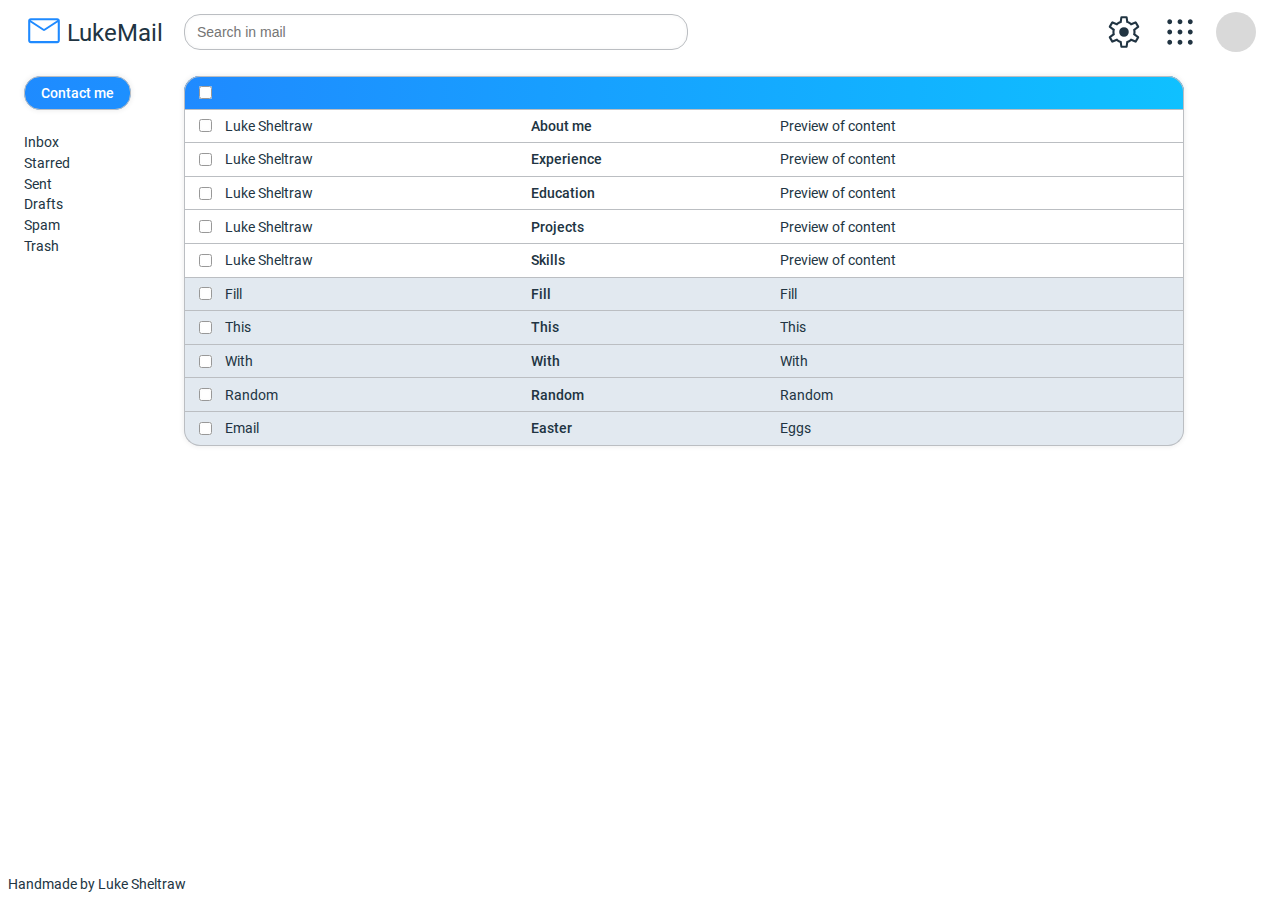
<file: index.html>
<!DOCTYPE html>
<html lang="en">
<head>
  <meta charset="UTF-8">
  <meta name="viewport" content="width=device-width, initial-scale=1.0">
  <meta name="description" content="Luke Sheltraw's portfolio website">
  <meta name="author" content="Luke Sheltraw">
  <meta name="keywords" content="Luke Sheltraw, portfolio, resume">
  <link rel="icon" href="assets/images/favicon.ico">
  <link rel="stylesheet" href="styles/main.css" media="screen" type="text/css">
  <link rel="stylesheet" href="styles/index.css" media="screen" type="text/css">
  <title>Inbox | Luke Sheltraw</title>
</head>
<body>
  <header class="header__wrapper">
    <a href="#menu-open" aria-label="Open menu" title="Open menu" class="header__menuButton"></a>
    <h1 class="header__logo">
      <a href="index.html">
        <img src="/assets/images/logo_icon.svg" alt="Mail logo" width="50" height="50">
        LukeMail
      </a>
    </h1>
    <div class="header__search">
      <input
        type="search"
        placeholder="Search in mail" 
        maxlength="150"
        name="search"
        id="search"
        autocomplete="off"
        aria-autocomplete="inline"
        class="search__input"
      >
      <label for="search" aria-label="Search">
        <img src="/assets/images/search_icon.svg" alt="Search icon" width="50" height="50">
      </label>
    </div>
    <img
      src="/assets/images/settings_icon.svg"
      alt="Fake settings icon"
      width="40"
      height="40"
      draggable="false"
      class="header__icon"
    >
    <img
      src="/assets/images/apps_menu_icon.svg"
      alt="Fake menu icon"
      width="40"
      height="40"
      draggable="false"
      class="header__icon"
    >
    <svg width="40" height="40" xmlns="http://www.w3.org/2000/svg" class="header__icon">
      <circle cx="20" cy="20" r="20" fill="#D9D9D9" />
    </svg>
  </header>
  <div class="main__row">
    <aside class="main__left" id="menu-open">
      <a href="#" aria-label="Close menu" title="Close menu" class="header__menuButton" id="close-menu-button"></a>
      <nav>
        <ul class="nav__list">
          <li><a href="contact.html" class="nav__contactButton gradient-bg">Contact me</a></li>
          <li><a href="index.html">Inbox</a></li>
          <li><a href="#">Starred</a></li>
          <li><a href="#">Sent</a></li>
          <li><a href="#">Drafts</a></li>
          <li><a href="https://www.spam.com/recipes/spam-fries" target="_blank">Spam</a></li>
          <li><a href="https://www.youtube.com/watch?v=dQw4w9WgXcQ" target="_blank">Trash</a></li>
        </ul>
      </nav>
      <svg width="40" height="40" xmlns="http://www.w3.org/2000/svg" class="header__icon">
        <circle cx="20" cy="20" r="20" fill="#D9D9D9" />
      </svg>
      <img
        src="/assets/images/settings_icon.svg"
        alt="Fake settings icon"
        width="40"
        height="40"
        draggable="false"
        class="header__icon"
      >
      <footer class="footer__wrapper">
        <p class="footer__text">Handmade by <wbr>Luke Sheltraw</p>
      </footer>
    </aside>
    <main class="main__right">
      <table class="emailList__wrapper">
        <thead>
          <tr class="emailList__header gradient-bg">
            <th class="email__checkbox"><input type="checkbox" aria-label="Select all" id="select_all" name="select_all"></th>
            <th colspan="3"></th>
          </tr>
        </thead>
        <tbody>
          <tr class="email__wrapper email__wrapper__unread">
            <td class="email__checkbox"><input type="checkbox" aria-labelledby="about_me_title" id="about_me_check"></td>
            <td>Luke Sheltraw</td>
            <td class="email__title"><a href="about.html" id="about_me_title">About me</a></td>
            <td>Preview of content</td>
          </tr>
          <tr class="email__wrapper email__wrapper__unread">
            <td class="email__checkbox"><input type="checkbox" aria-labelledby="experience_title" id="experience_check"></td>
            <td>Luke Sheltraw</td>
            <td class="email__title"><a href="experience.html" id="experience_title">Experience</a></td>
            <td>Preview of content</td>
          </tr>
          <tr class="email__wrapper email__wrapper__unread">
            <td class="email__checkbox"><input type="checkbox" aria-labelledby="education_title" id="education_check"></td>
            <td>Luke Sheltraw</td>
            <td class="email__title"><a href="education.html" id="education_title">Education</a></td>
            <td>Preview of content</td>
          </tr>
          <tr class="email__wrapper email__wrapper__unread">
            <td class="email__checkbox"><input type="checkbox" aria-labelledby="projects_title" id="projects_check"></td>
            <td>Luke Sheltraw</td>
            <td class="email__title"><a href="projects.html" id="projects_title">Projects</a></td>
            <td>Preview of content</td>
          </tr>
          <tr class="email__wrapper email__wrapper__unread">
            <td class="email__checkbox"><input type="checkbox" aria-labelledby="skills_title" id="skills_check"></td>
            <td>Luke Sheltraw</td>
            <td class="email__title"><a href="skills.html" id="skills_title">Skills</a></td>
            <td>Preview of content</td>
          </tr>
          <tr class="email__wrapper email__wrapper__read">
            <td class="email__checkbox"><input type="checkbox" name="ignored_checkbox_1" aria-hidden="true"></td>
            <td>Fill</td>
            <td class="email__title">Fill</td>
            <td>Fill</td>
          </tr>
          <tr class="email__wrapper email__wrapper__read">
            <td class="email__checkbox"><input type="checkbox" name="ignored_checkbox_2" aria-hidden="true"></td>
            <td>This</td>
            <td class="email__title">This</td>
            <td>This</td>
          </tr>
          <tr class="email__wrapper email__wrapper__read">
            <td class="email__checkbox"><input type="checkbox" name="ignored_checkbox_3" aria-hidden="true"></td>
            <td>With</td>
            <td class="email__title">With</td>
            <td>With</td>
          </tr>
          <tr class="email__wrapper email__wrapper__read">
            <td class="email__checkbox"><input type="checkbox" name="ignored_checkbox_4" aria-hidden="true"></td>
            <td>Random</td>
            <td class="email__title">Random</td>
            <td>Random</td>
          </tr>
          <tr class="email__wrapper email__wrapper__read">
            <td class="email__checkbox"><input type="checkbox" name="ignored_checkbox_5" aria-hidden="true"></td>
            <td>Email</td>
            <td class="email__title">Easter</td>
            <td>Eggs</td>
          </tr>
        </tbody>
      </table>
    </main>
  </div>
</body>
</html>
</file>
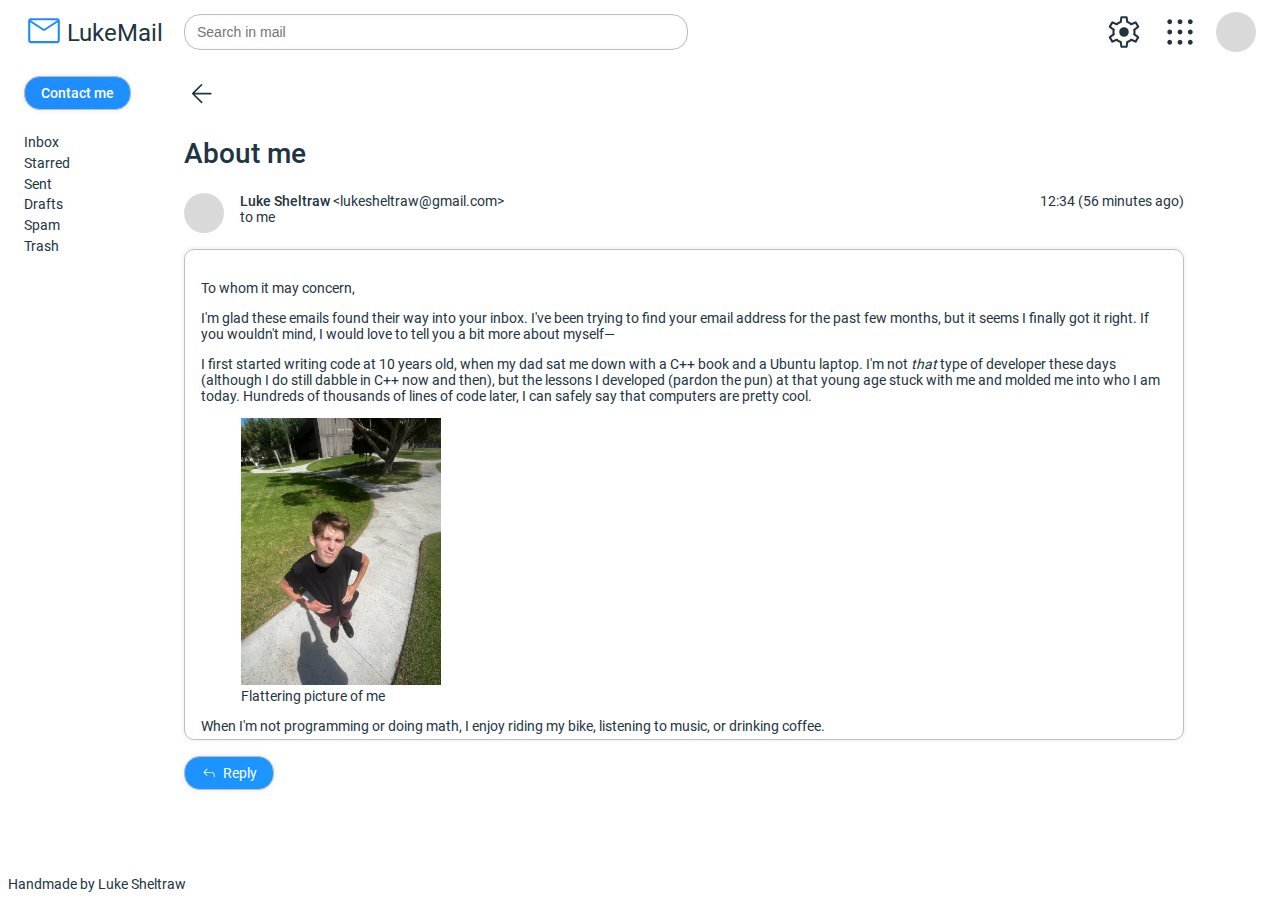
<file: about.html>
<!DOCTYPE html>
<html lang="en">
<head>
  <meta charset="UTF-8">
  <meta name="viewport" content="width=device-width, initial-scale=1.0">
  <meta name="description" content="Luke Sheltraw's portfolio website">
  <meta name="author" content="Luke Sheltraw">
  <meta name="keywords" content="Luke Sheltraw, portfolio, resume">
  <link rel="icon" href="assets/images/favicon.ico">
  <link rel="stylesheet" href="styles/main.css" media="screen" type="text/css">
  <link rel="stylesheet" href="styles/email.css" media="screen" type="text/css">
  <title>About | Luke Sheltraw</title>
</head>
<body>
  <header class="header__wrapper">
    <a href="#menu-open" aria-label="Open menu" title="Open menu" class="header__menuButton"></a>
    <h1 class="header__logo">
      <a href="index.html">
        <img src="/assets/images/logo_icon.svg" alt="Mail logo" width="50" height="50">
        LukeMail
      </a>
    </h1>
    <div class="header__search">
      <input
        type="search"
        placeholder="Search in mail" 
        maxlength="150"
        name="search"
        id="search"
        autocomplete="off"
        aria-autocomplete="inline"
        class="search__input"
      >
      <label for="search" aria-label="Search">
        <img src="/assets/images/search_icon.svg" alt="Search icon" width="50" height="50">
      </label>
    </div>
    <img
      src="/assets/images/settings_icon.svg"
      alt="Fake settings icon"
      width="40"
      height="40"
      draggable="false"
      class="header__icon"
    >
    <img
      src="/assets/images/apps_menu_icon.svg"
      alt="Fake menu icon"
      width="40"
      height="40"
      draggable="false"
      class="header__icon"
    >
    <svg width="40" height="40" xmlns="http://www.w3.org/2000/svg" class="header__icon">
      <circle cx="20" cy="20" r="20" fill="#D9D9D9" />
    </svg>
  </header>
  <div class="main__row">
    <aside class="main__left" id="menu-open">
      <a href="#" aria-label="Close menu" title="Close menu" class="header__menuButton" id="close-menu-button"></a>
      <nav>
        <ul class="nav__list">
          <li><a href="contact.html" class="nav__contactButton gradient-bg">Contact me</a></li>
          <li><a href="index.html">Inbox</a></li>
          <li><a href="#">Starred</a></li>
          <li><a href="#">Sent</a></li>
          <li><a href="#">Drafts</a></li>
          <li><a href="https://www.spam.com/recipes/spam-fries" target="_blank">Spam</a></li>
          <li><a href="https://www.youtube.com/watch?v=dQw4w9WgXcQ" target="_blank">Trash</a></li>
        </ul>
      </nav>
      <svg width="40" height="40" xmlns="http://www.w3.org/2000/svg" class="header__icon">
        <circle cx="20" cy="20" r="20" fill="#D9D9D9" />
      </svg>
      <img
        src="/assets/images/settings_icon.svg"
        alt="Fake settings icon"
        width="40"
        height="40"
        draggable="false"
        class="header__icon"
      >
      <footer class="footer__wrapper">
        <p class="footer__text">Handmade by <wbr>Luke Sheltraw</p>
      </footer>
    </aside>
    <main class="main__right">
      <article aria-labelledby="email-title">
        <div class="email__titleWrapper">
          <a href="index.html" class="main__backLink" aria-label="Back"></a>
          <h2 class="email__title" id="email-title">About me</h2>
        </div>
        <section class="emailMetadata__wrapper">
          <div class="emailMetadata__leftAlign">
            <svg width="40" height="40" xmlns="http://www.w3.org/2000/svg">
              <circle cx="20" cy="20" r="20" fill="#D9D9D9" />
            </svg>
            <div class="emailMetadata__fromInfoWrapper">
              <address><b>Luke Sheltraw</b> <span>&lt;lukesheltraw&commat;gmail.com&gt;</span></address>
              <p>to me
                <time datetime="12:34" class="emailMetadata__timestamp emailMetadata__timestamp__smallScreen">12:34 (56 minutes ago)</time>
              </p>
            </div>
          </div>
          <time datetime="12:34" class="emailMetadata__timestamp emailMetadata__timestamp__largeScreen">12:34 (56 minutes ago)</time>
        </section>
        <section class="email__contents">
          <p>To whom it may concern,</p>
          <p>
            I'm glad these emails found their way into your inbox. I've been trying to find your email address for the past
            few months, but it seems I finally got it right. If you wouldn't mind, I would love to tell you a bit more about myself—
          </p>
          <p>
            I first started writing code at 10 years old, when my dad sat me down with a C++ book and a Ubuntu laptop. I'm not <em>that</em>
            type of developer these days (although I do still dabble in C++ now and then), but the lessons I developed (pardon the pun) at 
            that young age stuck with me and molded me into who I am today. Hundreds of thousands of lines of code later, I can safely say
            that computers are pretty cool.
          </p>
          <figure>
            <picture>
              <source srcset="/assets/images/self_image.avif" type="image/avif">
              <source srcset="/assets/images/self_image.webp" type="image/webp">
              <img
                srcset="/assets/images/self_image.jpg 600w, /assets/images/self_image_large 800w"
                sizes="(max-width: 650px) 600px, 800px"
                src="/assets/images/self_image_large.jpg"
                alt="Picture of me looking up toward camera"
                width="200" 
                height="267"
              >
            </picture>
            <figcaption>
              Flattering picture of me
            </figcaption>
          </figure>
          <p>
            When I'm not programming or doing math, I enjoy riding my bike, listening to music, or drinking coffee.
          </p>
          <p>
            I am currently planning on returning to Walmart Global Tech as a full-time Software Engineer after I graduate this year. If you
            see anything on this site that interests you, or just want to chat, feel free to shoot me an email. I'd love to hear what you
            have to say.
          </p>
          <p>Take care,<br>Luke Sheltraw</p>
        </section>
      </article>
      <a href="contact.html" class="email__replyLink gradient-bg">Reply</a>
    </main>
  </div>
</body>
</html>
</file>
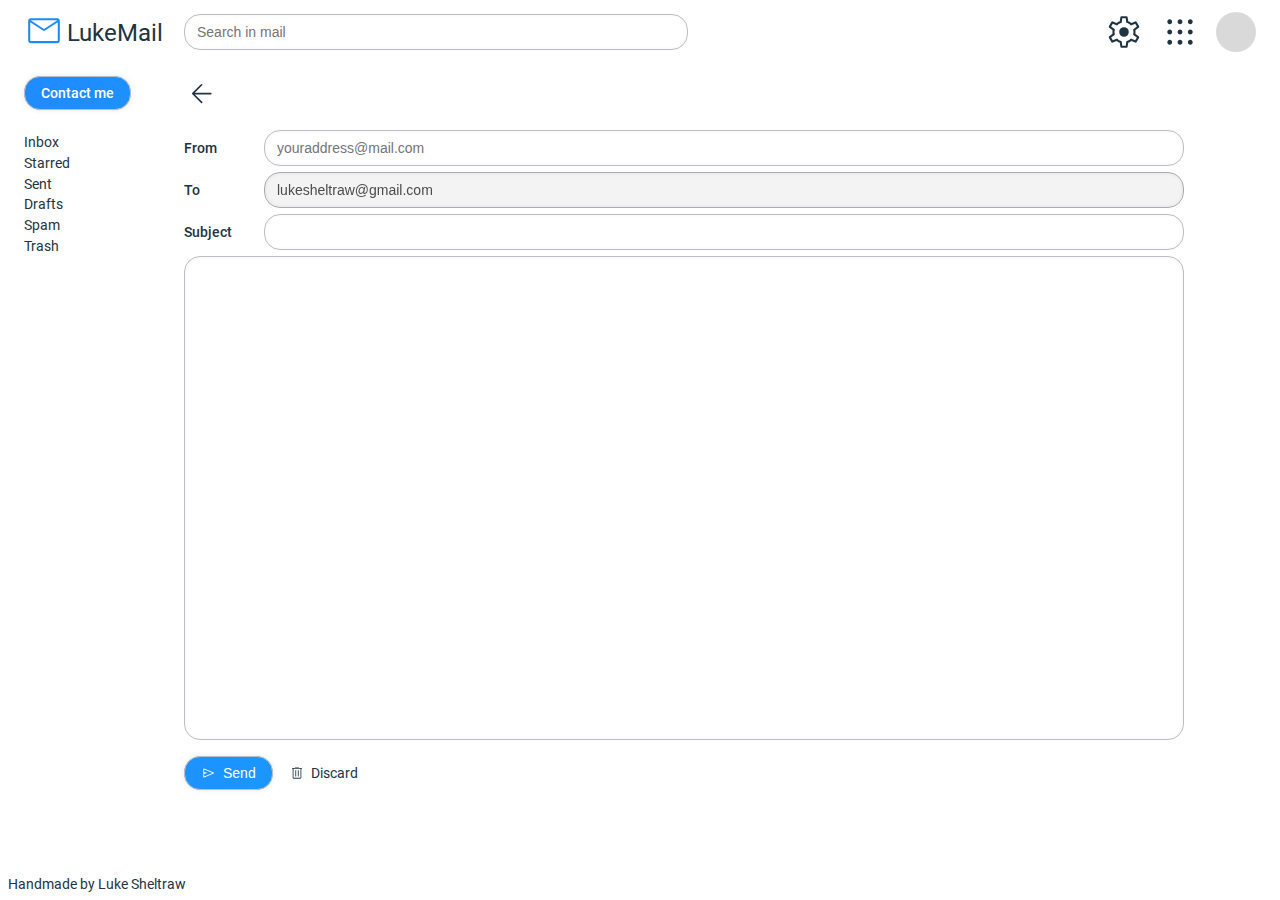
<file: contact.html>
<!DOCTYPE html>
<html lang="en">
<head>
  <meta charset="UTF-8">
  <meta name="viewport" content="width=device-width, initial-scale=1.0">
  <meta name="description" content="Luke Sheltraw's portfolio website">
  <meta name="author" content="Luke Sheltraw">
  <meta name="keywords" content="Luke Sheltraw, portfolio, resume">
  <link rel="icon" href="assets/images/favicon.ico">
  <link rel="stylesheet" href="styles/main.css" media="screen" type="text/css">
  <link rel="stylesheet" href="styles/compose.css" media="screen" type="text/css">
  <title>Compose | Luke Sheltraw</title>
</head>
<body>
  <header class="header__wrapper">
    <a href="#menu-open" aria-label="Open menu" title="Open menu" class="header__menuButton"></a>
    <h1 class="header__logo">
      <a href="index.html">
        <img src="/assets/images/logo_icon.svg" alt="Mail logo" width="50" height="50">
        LukeMail
      </a>
    </h1>
    <div class="header__search">
      <input
        type="search"
        placeholder="Search in mail" 
        maxlength="150"
        name="search"
        id="search"
        autocomplete="off"
        aria-autocomplete="inline"
        class="search__input"
      >
      <label for="search" aria-label="Search">
        <img src="/assets/images/search_icon.svg" alt="Search icon" width="50" height="50">
      </label>
    </div>
    <img
      src="/assets/images/settings_icon.svg"
      alt="Fake settings icon"
      width="40"
      height="40"
      draggable="false"
      class="header__icon"
    >
    <img
      src="/assets/images/apps_menu_icon.svg"
      alt="Fake menu icon"
      width="40"
      height="40"
      draggable="false"
      class="header__icon"
    >
    <svg width="40" height="40" xmlns="http://www.w3.org/2000/svg" class="header__icon">
      <circle cx="20" cy="20" r="20" fill="#D9D9D9" />
    </svg>
  </header>
  <div class="main__row">
    <aside class="main__left" id="menu-open">
      <a href="#" aria-label="Close menu" title="Close menu" class="header__menuButton" id="close-menu-button"></a>
      <nav>
        <ul class="nav__list">
          <li><a href="contact.html" class="nav__contactButton gradient-bg">Contact me</a></li>
          <li><a href="index.html">Inbox</a></li>
          <li><a href="#">Starred</a></li>
          <li><a href="#">Sent</a></li>
          <li><a href="#">Drafts</a></li>
          <li><a href="https://www.spam.com/recipes/spam-fries" target="_blank">Spam</a></li>
          <li><a href="https://www.youtube.com/watch?v=dQw4w9WgXcQ" target="_blank">Trash</a></li>
        </ul>
      </nav>
      <svg width="40" height="40" xmlns="http://www.w3.org/2000/svg" class="header__icon">
        <circle cx="20" cy="20" r="20" fill="#D9D9D9" />
      </svg>
      <img
        src="/assets/images/settings_icon.svg"
        alt="Fake settings icon"
        width="40"
        height="40"
        draggable="false"
        class="header__icon"
      >
      <footer class="footer__wrapper">
        <p class="footer__text">Handmade by Luke Sheltraw</p>
      </footer>
    </aside>
    <main class="main__right">
      <a href="index.html" class="main__backLink" aria-label="Back"></a>
      <form class="contact__wrapper">
        <div class="contact__fwInputWrapper">
          <label for="fromaddress">From</label>
          <input
            type="email"
            placeholder="youraddress@mail.com"
            title="Enter your email address"
            id="fromaddress"
            name="fromaddress"
            autocomplete="off"
            aria-autocomplete="inline"
            required
          >
        </div>
        
        <div class="contact__fwInputWrapper">
          <label for="toaddress">To</label>
          <input
            type="email"
            value="lukesheltraw@gmail.com"
            title="Luke's email address"
            id="toaddress"
            name="toaddress"
            disabled
            required
          >
        </div>
  
        <div class="contact__fwInputWrapper">
          <label for="subject">Subject</label>
          <input
            type="text"
            title="Enter a subject line"
            id="subject"
            name="subject"
            required autocomplete="off"
            aria-autocomplete="inline"
          >
        </div>
  
        <textarea 
          name="body"
          title="Enter email body content"
          class="contact__bodyInput"
          required
        ></textarea>

        <div class="contact__actions">
          <button class="contact__sendButton gradient-bg">Send</button>
          <a href="index.html" class="contact__discardButton">Discard</a>
        </div>
      </form>
    </main>
  </div>
</body>
</html>
</file>
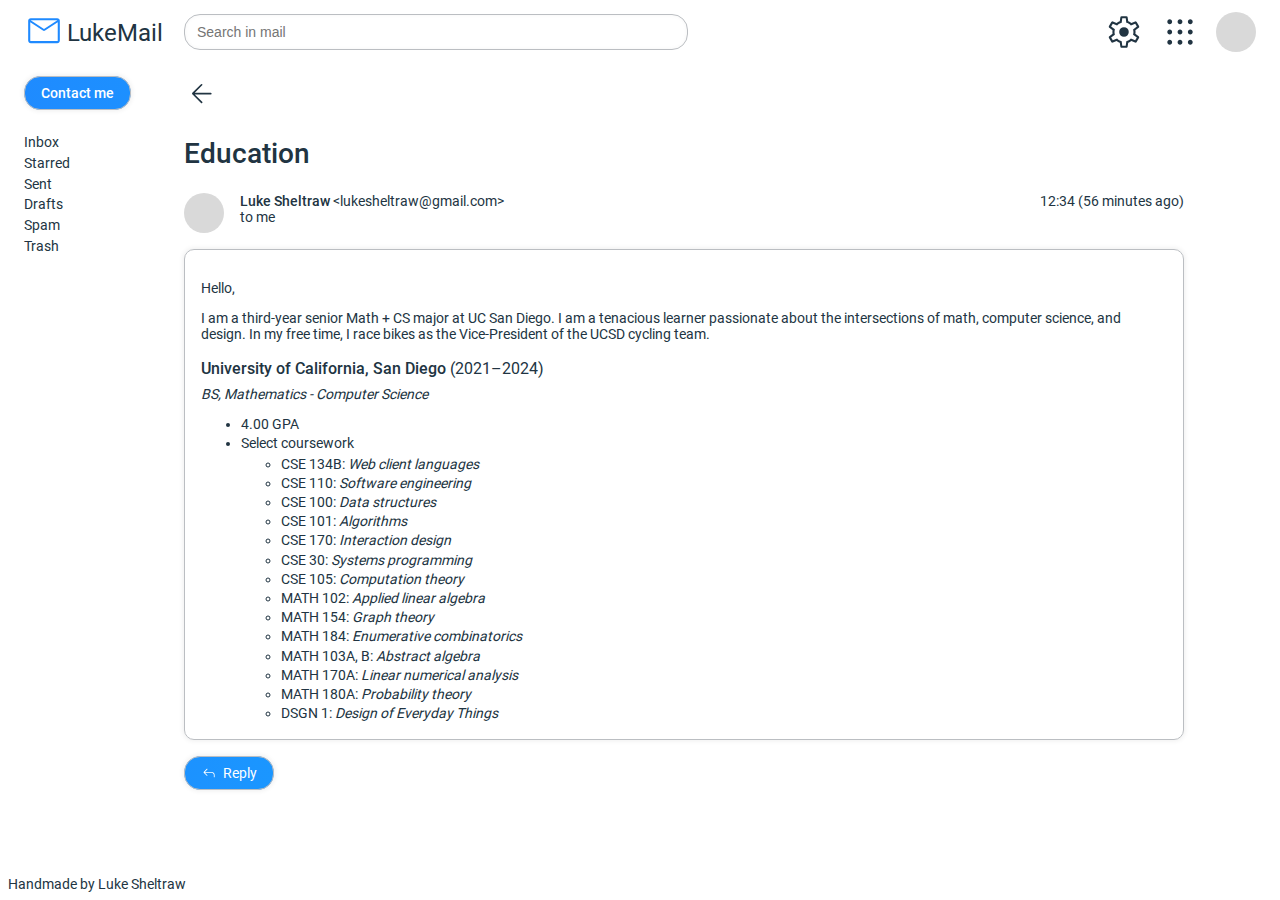
<file: education.html>
<!DOCTYPE html>
<html lang="en">
<head>
  <meta charset="UTF-8">
  <meta name="viewport" content="width=device-width, initial-scale=1.0">
  <meta name="description" content="Luke Sheltraw's portfolio website">
  <meta name="author" content="Luke Sheltraw">
  <meta name="keywords" content="Luke Sheltraw, portfolio, resume">
  <link rel="icon" href="assets/images/favicon.ico">
  <link rel="stylesheet" href="styles/main.css" media="screen" type="text/css">
  <link rel="stylesheet" href="styles/email.css" media="screen" type="text/css">
  <title>Education | Luke Sheltraw</title>
</head>
<body>
  <header class="header__wrapper">
    <a href="#menu-open" aria-label="Open menu" title="Open menu" class="header__menuButton"></a>
    <h1 class="header__logo">
      <a href="index.html">
        <img src="/assets/images/logo_icon.svg" alt="Mail logo" width="50" height="50">
        LukeMail
      </a>
    </h1>
    <div class="header__search">
      <input
        type="search"
        placeholder="Search in mail" 
        maxlength="150"
        name="search"
        id="search"
        autocomplete="off"
        aria-autocomplete="inline"
        class="search__input"
      >
      <label for="search" aria-label="Search">
        <img src="/assets/images/search_icon.svg" alt="Search icon" width="50" height="50">
      </label>
    </div>
    <img
      src="/assets/images/settings_icon.svg"
      alt="Fake settings icon"
      width="40"
      height="40"
      draggable="false"
      class="header__icon"
    >
    <img
      src="/assets/images/apps_menu_icon.svg"
      alt="Fake menu icon"
      width="40"
      height="40"
      draggable="false"
      class="header__icon"
    >
    <svg width="40" height="40" xmlns="http://www.w3.org/2000/svg" class="header__icon">
      <circle cx="20" cy="20" r="20" fill="#D9D9D9" />
    </svg>
  </header>
  <div class="main__row">
    <aside class="main__left" id="menu-open">
      <a href="#" aria-label="Close menu" title="Close menu" class="header__menuButton" id="close-menu-button"></a>
      <nav>
        <ul class="nav__list">
          <li><a href="contact.html" class="nav__contactButton gradient-bg">Contact me</a></li>
          <li><a href="index.html">Inbox</a></li>
          <li><a href="#">Starred</a></li>
          <li><a href="#">Sent</a></li>
          <li><a href="#">Drafts</a></li>
          <li><a href="https://www.spam.com/recipes/spam-fries" target="_blank">Spam</a></li>
          <li><a href="https://www.youtube.com/watch?v=dQw4w9WgXcQ" target="_blank">Trash</a></li>
        </ul>
      </nav>
      <svg width="40" height="40" xmlns="http://www.w3.org/2000/svg" class="header__icon">
        <circle cx="20" cy="20" r="20" fill="#D9D9D9" />
      </svg>
      <img
        src="/assets/images/settings_icon.svg"
        alt="Fake settings icon"
        width="40"
        height="40"
        draggable="false"
        class="header__icon"
      >
      <footer class="footer__wrapper">
        <p class="footer__text">Handmade by Luke Sheltraw</p>
      </footer>
    </aside>
    <main class="main__right">
      <article aria-labelledby="email-title">
        <div class="email__titleWrapper">
          <a href="index.html" class="main__backLink" aria-label="Back"></a>
          <h2 class="email__title" id="email-title">Education</h2>
        </div>
        <section class="emailMetadata__wrapper">
          <div class="emailMetadata__leftAlign">
            <svg width="40" height="40" xmlns="http://www.w3.org/2000/svg">
              <circle cx="20" cy="20" r="20" fill="#D9D9D9" />
            </svg>
            <div class="emailMetadata__fromInfoWrapper">
              <address><b>Luke Sheltraw</b> <span>&lt;lukesheltraw&commat;gmail.com&gt;</span></address>
              <p>to me
                <time datetime="12:34" class="emailMetadata__timestamp emailMetadata__timestamp__smallScreen">12:34 (56 minutes ago)</time>
              </p>
            </div>
          </div>
          <time datetime="12:34" class="emailMetadata__timestamp emailMetadata__timestamp__largeScreen">12:34 (56 minutes ago)</time>
        </section>
        <section class="email__contents">
          <p>Hello,</p>
          <p>
            I am a third-year senior Math + CS major at UC San Diego. I am a tenacious learner passionate about the
            intersections of math, computer science, and design. In my free time, I race bikes as the Vice-President of
            the UCSD cycling team.
          </p>
          <h3>University of California, San Diego <time datetime="2021">(2021&ndash;2024)</time></h3>
          <p class="email__degreeName">BS, Mathematics - Computer Science</p>
          <ul>
            <li>4.00 GPA</li>
            <li>Select coursework
              <ul>
                <li>
                  CSE 134B: <em>Web client languages</em>
                </li>
                <li>
                  CSE 110: <em>Software engineering</em>
                </li>
                <li>
                  CSE 100: <em>Data structures</em>
                </li>
                <li>
                  CSE 101: <em>Algorithms</em>
                </li>
                <li>
                  CSE 170: <em>Interaction design</em>
                </li>
                <li>
                  CSE 30: <em>Systems programming</em>
                </li>
                <li>
                  CSE 105: <em>Computation theory</em>
                </li>
                <li>
                  MATH 102: <em>Applied linear algebra</em>
                </li>
                <li>
                  MATH 154: <em>Graph theory</em>
                </li>
                <li>
                  MATH 184: <em>Enumerative combinatorics</em>
                </li>
                <li>
                  MATH 103A, B: <em>Abstract algebra</em>
                </li>
                <li>
                  MATH 170A: <em>Linear numerical analysis</em>
                </li>
                <li>
                  MATH 180A: <em>Probability theory</em>
                </li>
                <li>
                  DSGN 1: <em>Design of Everyday Things</em>
                </li>
              </ul>
            </li>
          </ul>
          <h3>Albany High School <time datetime="2017">(2017&ndash;2021)</time></h3>
          <ul>
            <li>4.00 unweighted GPA; 1570 SAT; National Merit Scholar</li>
          </ul>
          <p>Sincerely,<br>Luke Sheltraw</p>
        </section>
      </article>
      <a href="contact.html" class="email__replyLink gradient-bg">Reply</a>
    </main>
  </div>
</body>
</html>
</file>
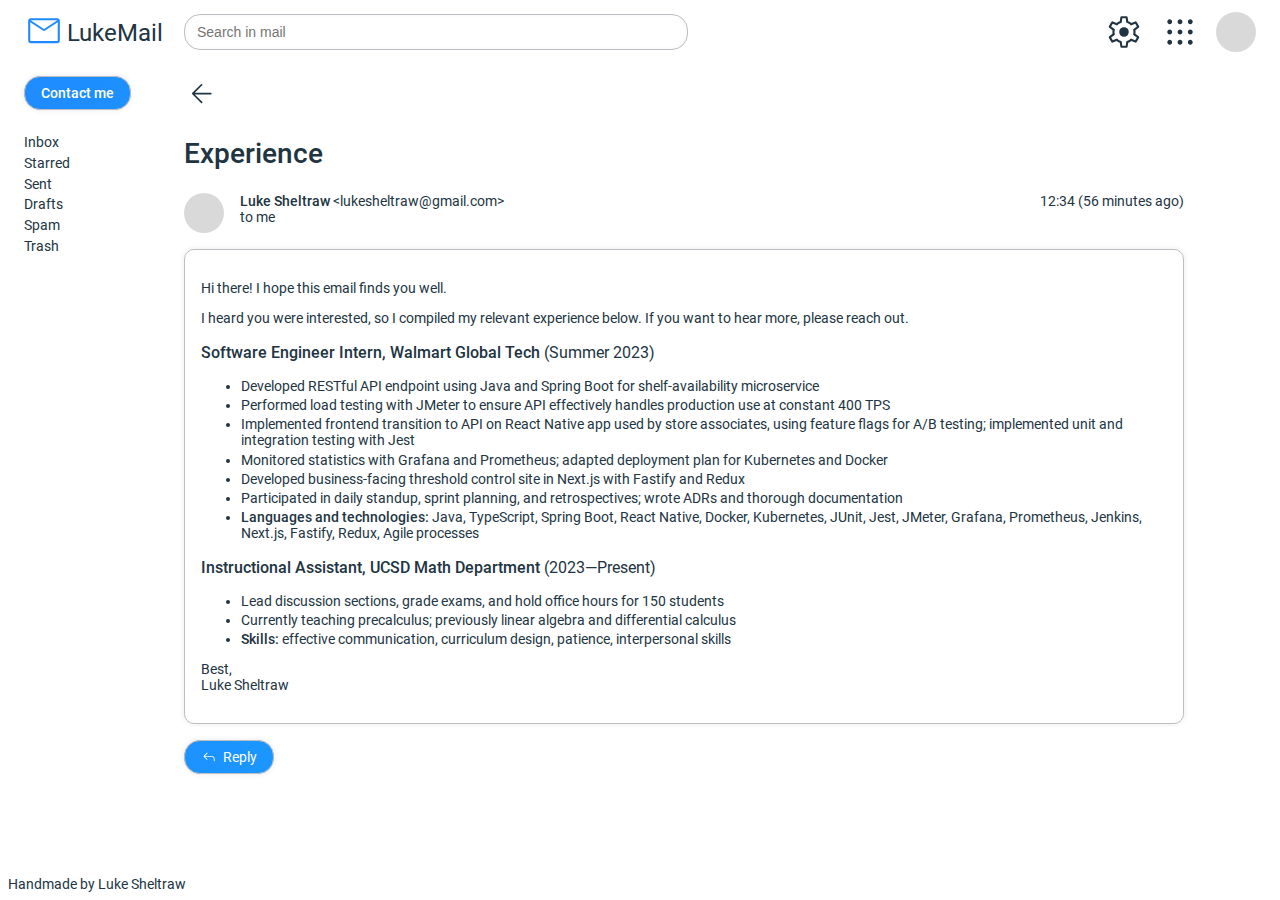
<file: experience.html>
<!DOCTYPE html>
<html lang="en">
<head>
  <meta charset="UTF-8">
  <meta name="viewport" content="width=device-width, initial-scale=1.0">
  <meta name="description" content="Luke Sheltraw's portfolio website">
  <meta name="author" content="Luke Sheltraw">
  <meta name="keywords" content="Luke Sheltraw, portfolio, resume">
  <link rel="icon" href="assets/images/favicon.ico">
  <link rel="stylesheet" href="styles/main.css" media="screen" type="text/css">
  <link rel="stylesheet" href="styles/email.css" media="screen" type="text/css">
  <title>Experience | Luke Sheltraw</title>
</head>
<body>
  <header class="header__wrapper">
    <a href="#menu-open" aria-label="Open menu" title="Open menu" class="header__menuButton"></a>
    <h1 class="header__logo">
      <a href="index.html">
        <img src="/assets/images/logo_icon.svg" alt="Mail logo" width="50" height="50">
        LukeMail
      </a>
    </h1>
    <div class="header__search">
      <input
        type="search"
        placeholder="Search in mail" 
        maxlength="150"
        name="search"
        id="search"
        autocomplete="off"
        aria-autocomplete="inline"
        class="search__input"
      >
      <label for="search" aria-label="Search">
        <img src="/assets/images/search_icon.svg" alt="Search icon" width="50" height="50">
      </label>
    </div>
    <img
      src="/assets/images/settings_icon.svg"
      alt="Fake settings icon"
      width="40"
      height="40"
      draggable="false"
      class="header__icon"
    >
    <img
      src="/assets/images/apps_menu_icon.svg"
      alt="Fake menu icon"
      width="40"
      height="40"
      draggable="false"
      class="header__icon"
    >
    <svg width="40" height="40" xmlns="http://www.w3.org/2000/svg" class="header__icon">
      <circle cx="20" cy="20" r="20" fill="#D9D9D9" />
    </svg>
  </header>
  <div class="main__row">
    <aside class="main__left" id="menu-open">
      <a href="#" aria-label="Close menu" title="Close menu" class="header__menuButton" id="close-menu-button"></a>
      <nav>
        <ul class="nav__list">
          <li><a href="contact.html" class="nav__contactButton gradient-bg">Contact me</a></li>
          <li><a href="index.html">Inbox</a></li>
          <li><a href="#">Starred</a></li>
          <li><a href="#">Sent</a></li>
          <li><a href="#">Drafts</a></li>
          <li><a href="https://www.spam.com/recipes/spam-fries" target="_blank">Spam</a></li>
          <li><a href="https://www.youtube.com/watch?v=dQw4w9WgXcQ" target="_blank">Trash</a></li>
        </ul>
      </nav>
      <svg width="40" height="40" xmlns="http://www.w3.org/2000/svg" class="header__icon">
        <circle cx="20" cy="20" r="20" fill="#D9D9D9" />
      </svg>
      <img
        src="/assets/images/settings_icon.svg"
        alt="Fake settings icon"
        width="40"
        height="40"
        draggable="false"
        class="header__icon"
      >
      <footer class="footer__wrapper">
        <p class="footer__text">Handmade by Luke Sheltraw</p>
      </footer>
    </aside>
    <main class="main__right">
      <article aria-labelledby="email-title">
        <div class="email__titleWrapper">
          <a href="index.html" class="main__backLink" aria-label="Back"></a>
          <h2 class="email__title" id="email-title">Experience</h2>
        </div>
        <section class="emailMetadata__wrapper">
          <div class="emailMetadata__leftAlign">
            <svg width="40" height="40" xmlns="http://www.w3.org/2000/svg">
              <circle cx="20" cy="20" r="20" fill="#D9D9D9" />
            </svg>
            <div class="emailMetadata__fromInfoWrapper">
              <address><b>Luke Sheltraw</b> <span>&lt;lukesheltraw&commat;gmail.com&gt;</span></address>
              <p>to me
                <time datetime="12:34" class="emailMetadata__timestamp emailMetadata__timestamp__smallScreen">12:34 (56 minutes ago)</time>
              </p>
            </div>
          </div>
          <time datetime="12:34" class="emailMetadata__timestamp emailMetadata__timestamp__largeScreen">12:34 (56 minutes ago)</time>
        </section>
        <section class="email__contents">
          <p>Hi there! I hope this email finds you well.</p>
          <p>I heard you were interested, so I compiled my relevant experience below. If you want to hear more, please reach out.</p>
          <h3>Software Engineer Intern, Walmart Global Tech <time datetime="2023-06">(Summer 2023)</time></h3>
          <ul>
            <li>
              Developed RESTful API endpoint using Java and Spring Boot for shelf-availability microservice
            </li>
            <li>
              Performed load testing with JMeter to ensure API effectively handles production use at constant 400 TPS
            </li>
            <li>
              Implemented frontend transition to API on React Native app used by store associates, using feature
              flags for A/B testing; implemented unit and integration testing with Jest
            </li>
            <li>
              Monitored statistics with Grafana and Prometheus; adapted deployment plan for Kubernetes and Docker
            </li>
            <li>
              Developed business-facing threshold control site in Next.js with Fastify and Redux
            </li>
            <li>
              Participated in daily standup, sprint planning, and retrospectives; wrote ADRs and thorough documentation
            </li>
            <li>
              <strong>Languages and technologies:</strong> Java, TypeScript, Spring Boot, React Native, Docker,
              Kubernetes, JUnit, Jest, JMeter, Grafana, Prometheus, Jenkins, Next.js, Fastify, Redux, Agile processes
            </li>
          </ul>
          <h3>Instructional Assistant, UCSD Math Department <time datetime="2023-03">(2023—Present)</time></h3>
          <ul>
            <li>Lead discussion sections, grade exams, and hold office hours for 150 students</li>
            <li>Currently teaching precalculus; previously linear algebra and differential calculus</li>
            <li><strong>Skills:</strong> effective communication, curriculum design, patience, interpersonal skills</li>
          </ul>
          <p>Best,<br>Luke Sheltraw</p>
        </section>
      </article>
      <a href="contact.html" class="email__replyLink gradient-bg">Reply</a>
    </main>
  </div>
</body>
</html>
</file>
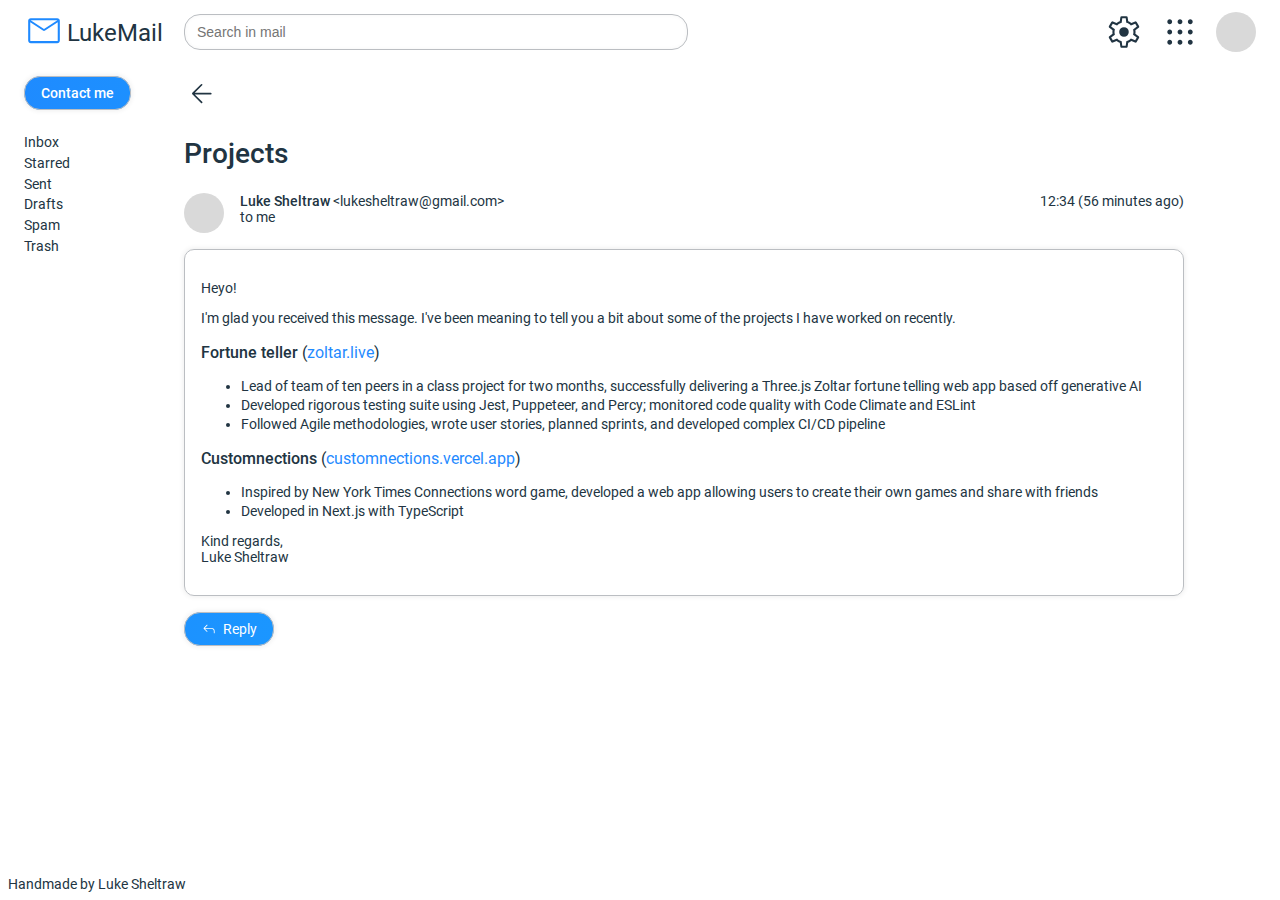
<file: projects.html>
<!DOCTYPE html>
<html lang="en">
<head>
  <meta charset="UTF-8">
  <meta name="viewport" content="width=device-width, initial-scale=1.0">
  <meta name="description" content="Luke Sheltraw's portfolio website">
  <meta name="author" content="Luke Sheltraw">
  <meta name="keywords" content="Luke Sheltraw, portfolio, resume">
  <link rel="icon" href="assets/images/favicon.ico">
  <link rel="stylesheet" href="styles/main.css" media="screen" type="text/css">
  <link rel="stylesheet" href="styles/email.css" media="screen" type="text/css">
  <title>Projects | Luke Sheltraw</title>
</head>
<body>
  <header class="header__wrapper">
    <a href="#menu-open" aria-label="Open menu" title="Open menu" class="header__menuButton"></a>
    <h1 class="header__logo">
      <a href="index.html">
        <img src="/assets/images/logo_icon.svg" alt="Mail logo" width="50" height="50">
        LukeMail
      </a>
    </h1>
    <div class="header__search">
      <input
        type="search"
        placeholder="Search in mail" 
        maxlength="150"
        name="search"
        id="search"
        autocomplete="off"
        aria-autocomplete="inline"
        class="search__input"
      >
      <label for="search" aria-label="Search">
        <img src="/assets/images/search_icon.svg" alt="Search icon" width="50" height="50">
      </label>
    </div>
    <img
      src="/assets/images/settings_icon.svg"
      alt="Fake settings icon"
      width="40"
      height="40"
      draggable="false"
      class="header__icon"
    >
    <img
      src="/assets/images/apps_menu_icon.svg"
      alt="Fake menu icon"
      width="40"
      height="40"
      draggable="false"
      class="header__icon"
    >
    <svg width="40" height="40" xmlns="http://www.w3.org/2000/svg" class="header__icon">
      <circle cx="20" cy="20" r="20" fill="#D9D9D9" />
    </svg>
  </header>
  <div class="main__row">
    <aside class="main__left" id="menu-open">
      <a href="#" aria-label="Close menu" title="Close menu" class="header__menuButton" id="close-menu-button"></a>
      <nav>
        <ul class="nav__list">
          <li><a href="contact.html" class="nav__contactButton gradient-bg">Contact me</a></li>
          <li><a href="index.html">Inbox</a></li>
          <li><a href="#">Starred</a></li>
          <li><a href="#">Sent</a></li>
          <li><a href="#">Drafts</a></li>
          <li><a href="https://www.spam.com/recipes/spam-fries" target="_blank">Spam</a></li>
          <li><a href="https://www.youtube.com/watch?v=dQw4w9WgXcQ" target="_blank">Trash</a></li>
        </ul>
      </nav>
      <svg width="40" height="40" xmlns="http://www.w3.org/2000/svg" class="header__icon">
        <circle cx="20" cy="20" r="20" fill="#D9D9D9" />
      </svg>
      <img
        src="/assets/images/settings_icon.svg"
        alt="Fake settings icon"
        width="40"
        height="40"
        draggable="false"
        class="header__icon"
      >
      <footer class="footer__wrapper">
        <p class="footer__text">Handmade by Luke Sheltraw</p>
      </footer>
    </aside>
    <main class="main__right">
      <article aria-labelledby="email-title">
        <div class="email__titleWrapper">
          <a href="index.html" class="main__backLink" aria-label="Back"></a>
          <h2 class="email__title" id="email-title">Projects</h2>
        </div>
        <section class="emailMetadata__wrapper">
          <div class="emailMetadata__leftAlign">
            <svg width="40" height="40" xmlns="http://www.w3.org/2000/svg">
              <circle cx="20" cy="20" r="20" fill="#D9D9D9" />
            </svg>
            <div class="emailMetadata__fromInfoWrapper">
              <address><b>Luke Sheltraw</b> <span>&lt;lukesheltraw&commat;gmail.com&gt;</span></address>
              <p>to me
                <time datetime="12:34" class="emailMetadata__timestamp emailMetadata__timestamp__smallScreen">12:34 (56 minutes ago)</time>
              </p>
            </div>
          </div>
          <time datetime="12:34" class="emailMetadata__timestamp emailMetadata__timestamp__largeScreen">12:34 (56 minutes ago)</time>
        </section>
        <section class="email__contents">
          <p>Heyo!</p>
          <p>I'm glad you received this message. I've been meaning to tell you a bit about some of the projects I have worked on recently.</p>
          <h3>Fortune teller <span>(<a href="https://zoltar.live" target="_blank">zoltar.live</a>)</span></h3>
          <ul>
            <li>
              Lead of team of ten peers in a class project for two months, successfully delivering a Three.js
              Zoltar fortune telling web app based off generative AI
            </li>
            <li>
              Developed rigorous testing suite using Jest, Puppeteer, and Percy; monitored code quality with Code Climate and ESLint
            </li>
            <li>
              Followed Agile methodologies, wrote user stories, planned sprints, and developed complex CI/CD pipeline 
            </li>
          </ul>
          <h3>Customnections <span>(<a href="https://customnections.vercel.app/game/UPYqt8" target="_blank">customnections.vercel.app</a>)</span></h3>
          <ul>
            <li>
              Inspired by New York Times Connections word game, developed a web app allowing users to create their
              own games and share with friends
            </li>
            <li>
              Developed in Next.js with TypeScript
            </li>
          </ul>
          <p>Kind regards,<br>Luke Sheltraw</p>
        </section>
      </article>
      <a href="contact.html" class="email__replyLink gradient-bg">Reply</a>
    </main>
  </div>
</body>
</html>
</file>
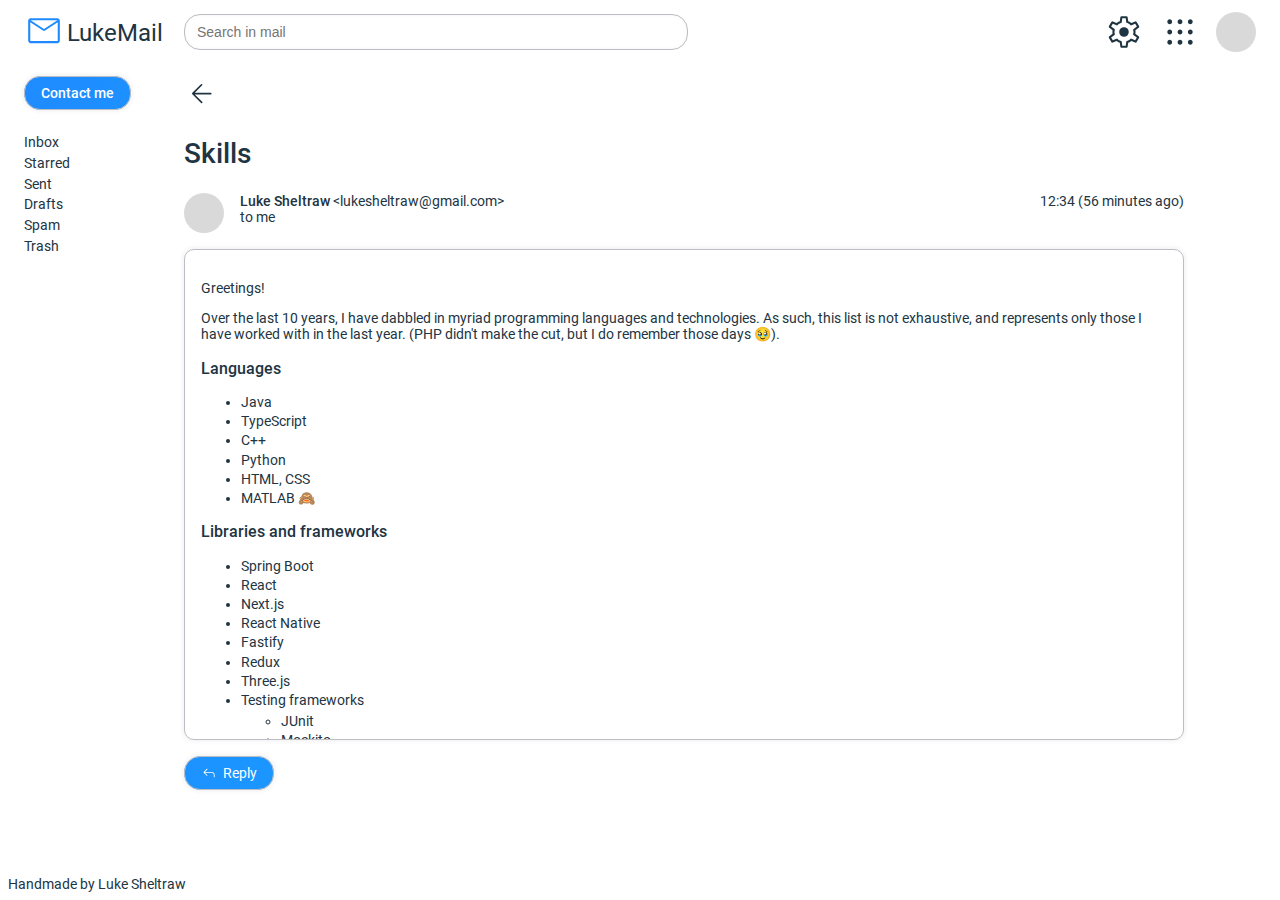
<file: skills.html>
<!DOCTYPE html>
<html lang="en">
<head>
  <meta charset="UTF-8">
  <meta name="viewport" content="width=device-width, initial-scale=1.0">
  <meta name="description" content="Luke Sheltraw's portfolio website">
  <meta name="author" content="Luke Sheltraw">
  <meta name="keywords" content="Luke Sheltraw, portfolio, resume">
  <link rel="icon" href="assets/images/favicon.ico">
  <link rel="stylesheet" href="styles/main.css" media="screen" type="text/css">
  <link rel="stylesheet" href="styles/email.css" media="screen" type="text/css">
  <title>Skills | Luke Sheltraw</title>
</head>
<body>
  <header class="header__wrapper">
    <a href="#menu-open" aria-label="Open menu" title="Open menu" class="header__menuButton"></a>
    <h1 class="header__logo">
      <a href="index.html">
        <img src="/assets/images/logo_icon.svg" alt="Mail logo" width="50" height="50">
        LukeMail
      </a>
    </h1>
    <div class="header__search">
      <input
        type="search"
        placeholder="Search in mail" 
        maxlength="150"
        name="search"
        id="search"
        autocomplete="off"
        aria-autocomplete="inline"
        class="search__input"
      >
      <label for="search" aria-label="Search">
        <img src="/assets/images/search_icon.svg" alt="Search icon" width="50" height="50">
      </label>
    </div>
    <img
      src="/assets/images/settings_icon.svg"
      alt="Fake settings icon"
      width="40"
      height="40"
      draggable="false"
      class="header__icon"
    >
    <img
      src="/assets/images/apps_menu_icon.svg"
      alt="Fake menu icon"
      width="40"
      height="40"
      draggable="false"
      class="header__icon"
    >
    <svg width="40" height="40" xmlns="http://www.w3.org/2000/svg" class="header__icon">
      <circle cx="20" cy="20" r="20" fill="#D9D9D9" />
    </svg>
  </header>
  <div class="main__row">
    <aside class="main__left" id="menu-open">
      <a href="#" aria-label="Close menu" title="Close menu" class="header__menuButton" id="close-menu-button"></a>
      <nav>
        <ul class="nav__list">
          <li><a href="contact.html" class="nav__contactButton gradient-bg">Contact me</a></li>
          <li><a href="index.html">Inbox</a></li>
          <li><a href="#">Starred</a></li>
          <li><a href="#">Sent</a></li>
          <li><a href="#">Drafts</a></li>
          <li><a href="https://www.spam.com/recipes/spam-fries" target="_blank">Spam</a></li>
          <li><a href="https://www.youtube.com/watch?v=dQw4w9WgXcQ" target="_blank">Trash</a></li>
        </ul>
      </nav>
      <svg width="40" height="40" xmlns="http://www.w3.org/2000/svg" class="header__icon">
        <circle cx="20" cy="20" r="20" fill="#D9D9D9" />
      </svg>
      <img
        src="/assets/images/settings_icon.svg"
        alt="Fake settings icon"
        width="40"
        height="40"
        draggable="false"
        class="header__icon"
      >
      <footer class="footer__wrapper">
        <p class="footer__text">Handmade by Luke Sheltraw</p>
      </footer>
    </aside>
    <main class="main__right">
      <article aria-labelledby="email-title">
        <div class="email__titleWrapper">
          <a href="index.html" class="main__backLink" aria-label="Back"></a>
          <h2 class="email__title" id="email-title">Skills</h2>
        </div>
        <section class="emailMetadata__wrapper">
          <div class="emailMetadata__leftAlign">
            <svg width="40" height="40" xmlns="http://www.w3.org/2000/svg">
              <circle cx="20" cy="20" r="20" fill="#D9D9D9" />
            </svg>
            <div class="emailMetadata__fromInfoWrapper">
              <address><b>Luke Sheltraw</b> <span>&lt;lukesheltraw&commat;gmail.com&gt;</span></address>
              <p>to me
                <time datetime="12:34" class="emailMetadata__timestamp emailMetadata__timestamp__smallScreen">12:34 (56 minutes ago)</time>
              </p>
            </div>
          </div>
          <time datetime="12:34" class="emailMetadata__timestamp emailMetadata__timestamp__largeScreen">12:34 (56 minutes ago)</time>
        </section>
        <section class="email__contents">
          <p>Greetings!</p>
          <p>
            Over the last 10 years, I have dabbled in myriad programming languages and technologies. As such, this list is not exhaustive, and represents
            only those I have worked with in the last year. (PHP didn't make the cut, but I do remember those days 🥹). 
          </p>
          <h3>Languages</h3>
          <ul>
            <li>Java</li>
            <li>TypeScript</li>
            <li>C++</li>
            <li>Python</li>
            <li>HTML, CSS</li>
            <li>MATLAB 🙈</li>
          </ul>
          <h3>Libraries and frameworks</h3>
          <ul>
            <li>Spring Boot</li>
            <li>React</li>
            <li>Next.js</li>
            <li>React Native</li>
            <li>Fastify</li>
            <li>Redux</li>
            <li>Three.js</li>
            <li>
              Testing frameworks
              <ul>
                <li>JUnit</li>
                <li>Mockito</li>
                <li>Jest</li>
                <li>Mocha</li>
                <li>Puppeteer</li>
                <li>Karate</li>
                <li>Percy.io</li>
              </ul>
            </li>
          </ul>
          <h3>Technologies</h3>
          <ul>
            <li>Kubernetes</li>
            <li>Docker</li>
            <li>Jenkins</li>
            <li>GitHub Actions</li>
            <li>JMeter</li>
            <li>Grafana</li>
            <li>Prometheus</li>
            <li>PostgreSQL, MySQL</li>
            <li>Serverless computing (e.g. Netlify, AWS Lambda)</li>
          </ul>
          <h3>Miscellaneous</h3>
          <ul>
            <li>Agile processes</li>
          </ul>
          <p>I love learning new things, and am looking to expand this list in the near future 😄</p>
          <p>Au revoir,<br>Luke Sheltraw</p>
        </section>
      </article>
      <a href="contact.html" class="email__replyLink gradient-bg">Reply</a>
    </main>
  </div>
</body>
</html>
</file>
<file: styles/main.css>
@import url(tokens.css);

@font-face {
  font-family: Roboto;
  src: url(../assets/fonts/Roboto-Regular.ttf) format('truetype');
  font-weight: normal;
  font-display: auto;
}

@font-face {
  font-family: Roboto;
  src: url(../assets/fonts/Roboto-Medium.ttf) format('truetype');
  font-weight: bold;
  font-display: auto;
}

* {
  box-sizing: border-box;
}

body {
  padding: 0 1rem;
  overflow: hidden;
  color: var(--layout-psuedo-black, black);
  font-family: Roboto, Helvetica, Arial, sans-serif;
  font-size: 0.875rem;
  transition: 150ms padding ease-in-out;
}

/* Main Layout */
.main__row {
  display: flex;
}

.main__left {
  width: 10rem;
  white-space: nowrap;
  transition: 150ms width ease-in-out, 150ms padding-left ease-in-out, 150ms padding-right ease-in-out;
}

.main__right {
  flex: 1;
  max-width: 1000px;
}

.main__backLink {
  display: inline-block;
  width: 2.175rem;
  height: 2.175rem;
  border-radius: 50%;
  box-sizing: border-box;
  position: relative;
}

.main__backLink::before {
  content: "";
  position: absolute;
  top: 50%;
  left: 50%;
  transform: translate(-50%, -50%);
  width: 2.175rem;
  height: 2.175rem;
  background-image: url(../assets/images/arrow_back_icon.svg);
  background-size: 2rem 2rem;
  background-position: center;
  background-repeat: no-repeat;
}

.main__backLink:hover {
  background-color: var(--layout-accent-color, lightgray);
  border: 1px solid var(--layout-border-color, gray);
  filter: brightness(0.95);
  box-shadow: var(--layout-outset-shadow, none);

  animation: animated-gradient 15s linear infinite;
  background-image: linear-gradient(
    90deg,
    var(--layout-accent-color, gray),
    var(--layout-text-underline-color, lightgray),
    var(--layout-accent-color, gray),
    var(--layout-text-underline-color, lightgray)
  );
  background-size: 300% 100%;
}

.main__backLink:hover::before {
  filter: brightness(0) invert(1);
}

/* Header */
.header__wrapper {
  display: flex;
  align-items: center;
  margin-bottom: 20px;
  height: 3rem;
}

.header__menuButton {
  background: none;
  border: none;
  display: none;
  width: 2.5rem;
  height: 2.5rem;
}

.header__menuButton::before {
  content: "";
  width: 2.5rem;
  height: 2.5rem;
  background-image: url(../assets/images/menu_icon.svg);
  background-size: cover;
  background-position: center;
  display: inline-block;
}

.header__menuButton:hover {
  cursor: pointer;
}

.header__search {
  flex: 1;
}

.header__search label {
  display: none;
}

.search__input {
  width: min(100%, max(calc(100% - 25rem), 30rem));
  height: 2.25rem;
  padding: 0 0.75rem;
  font-size: 0.875rem;
  border: 1px solid var(--layout-border-color, gray);
  border-radius: 1rem;
}

.header__logo img {
  height: 2.5rem;
  width: auto;
  margin-right: 0.2rem;
  margin-bottom: -0.1rem;
}

.header__logo {
  margin: 0;
  font-size: 1.5rem;
  font-weight: normal;
  width: 10rem;
}

.header__logo a {
  color: var(--layout-psuedo-black, black);
  text-decoration: none;
  display: inline-flex;
  align-items: flex-end;
}

.header__icon {
  width: 2.5rem;
  height: auto;
  margin-left: 1rem;
}

/* Nav */
.nav__list {
  list-style-type: none;
  padding: 0;
  margin: 0;
}

.nav__list li {
  margin-bottom: 0.3rem;
}

.nav__list li:first-of-type {
  margin-bottom: 1.5rem;
}

.nav__list a {
  text-decoration-color: var(--layout-text-underline-color, gray);
  text-decoration-line: none;
  color: var(--layout-psuedo-black, black);
}

.nav__list a:hover {
  text-decoration-line: underline;
}

.nav__list .nav__contactButton {
  text-decoration: none;
  padding: 0.5rem 1rem;
  background-color: var(--layout-accent-color, white);
  border: 1px solid var(--layout-border-color, gray);
  border-radius: 1rem;
  display: inline-block;
  font-weight: bold;
  color: var(--layout-accent-contrast-text-color, black);
  box-shadow: var(--layout-outset-shadow, none);
  transition: 150ms transform ease-in-out;
}

.nav__list .nav__contactButton:hover {
  filter: brightness(0.95);
  transform: scale(1.05);
  text-decoration: none;
}

.main__left .header__icon {
  display: none;
}

/* Footer */
.footer__wrapper {
  position: absolute;
  bottom: 0;
  left: 0;
  overflow: hidden;
  padding: 0.5rem;
}

.footer__text {
  margin: 0;
  white-space: normal;
}

/* General */
input,
textarea {
  accent-color: var(--layout-accent-color, blue);
  box-shadow: var(--layout-inset-shadow, none);
}

input:focus,
textarea:focus {
  outline-color: var(--layout-accent-color, blue);
}

input[disabled] {
  filter: brightness(0.9);
}

.gradient-bg {
  animation: animated-gradient 15s linear infinite;
  background-image: linear-gradient(
    90deg,
    var(--layout-accent-color, gray),
    var(--layout-text-underline-color, lightgray),
    var(--layout-accent-color, gray),
    var(--layout-text-underline-color, lightgray)
  );
  background-attachment: fixed;
  background-size: 300% 100%;
}

@keyframes animated-gradient {
  0% { background-position: 100% 0%; }
  100% { background-position: 0% 0%; }
}

/* Responsive Layout */
@media screen and (max-width: 620px), (max-height: 500px) {
  body {
    padding: 0;
  }

  .header__icon {
    display: none;
  }

  .main__left .header__icon {
    display: block;
    margin-top: 1rem;
  }

  .main__left {
    width: 0;
  }

  .header__menuButton {
    display: inline-block;
  }

  .header__menuButton#close-menu-button {
    margin-top: 4px;
  }

  .header__logo {
    margin-left: 0.5rem;
  }

  .header__logo:has(+ .header__search .search__input:is(:focus, :not(:placeholder-shown))) {
    display: none
  }

  .header__search {
    margin-left: 0.5rem;
    display: flex;
    align-items: center;
    flex-direction: row-reverse;
  }

  .header__search label {
    display: inline;
    float: right;
  }

  .header__search label:hover {
    cursor: pointer;
  }

  .header__search label img {
    width: 2.5rem;
    height: 2.5rem;
  }

  .search__input {
    width: 0;
    padding: 0;
    border-width: 0;
    transition: 150ms width ease-in-out;
  }

  .search__input:is(:focus, :not(:placeholder-shown)) + label {
    display: none;
  }

  .search__input:is(:focus, :not(:placeholder-shown)) {
    width: 100%;
    border-width: 1px;
    padding: 0 0.75rem;
  }

  #menu-open {
    height: 100dvh;
    position: absolute;
    top: 0;
    left: 0;
    z-index: 1;
    background-color: white;
    width: 0;
    padding: 0.5rem 0;
    border-right: 1px solid var(--layout-border-color, gray);
    box-shadow: var(--layout-outset-shadow, none);
    overflow: hidden;
  }

  #menu-open:target {
    width: 10rem;
    padding: 0.5rem;
  }

  .nav__list {
    margin: calc(1.375rem - 1px) 0 2rem 1rem;
  }

  .footer__wrapper {
    width: 10rem;
  }
}
</file>
<file: styles/index.css>
@import url(tokens.css);

/* Email List */
.emailList__wrapper {
  border-radius: 1rem;
  border-spacing: 0;
  box-shadow: var(--layout-outset-shadow, none);
  width: 100%;
}

.emailList__wrapper th:first-of-type {
  border-top-left-radius: 1rem;
}
.emailList__wrapper th:last-of-type {
  border-top-right-radius: 1rem;
}
.emailList__wrapper tr:last-of-type td:first-of-type {
  border-bottom-left-radius: 1rem;
}
.emailList__wrapper tr:last-of-type td:last-of-type {
  border-bottom-right-radius: 1rem;
}

.emailList__wrapper tr td:first-of-type,
.emailList__wrapper tr th:first-of-type {
  border-left: 1px solid var(--layout-border-color, gray);
}

.emailList__wrapper tr td:last-of-type,
.emailList__wrapper tr th:last-of-type {
  border-right: 1px solid var(--layout-border-color, gray);
}

.emailList__wrapper tr th {
  border-top: 1px solid var(--layout-border-color, gray);
}

.emailList__wrapper tr td,
.emailList__wrapper tr th {
  border-bottom: 1px solid var(--layout-border-color, gray);
}

.emailList__header {
  background-color: var(--layout-accent-color, lightgray);
  text-align: left;
}

/* Individual Emails */
.email__wrapper,
.emailList__header {
  transform: translate(0); /* workaround for known bug; Safari does not support position on <tr> */
  position: relative;
  height: var(--email-row-height, 2.25rem);
}

.email__wrapper:hover {
  filter: brightness(0.95);
}

.email__wrapper__unread {
  background-color: var(--unread-email-bg-color, white);
}

.email__wrapper__read {
  background-color: var(--read-email-bg-color, lightgray);
}

.email__checkbox {
  width: 2.5rem;
  text-align: center;
}

.email__title {
  font-weight: bold;
}

.email__title a {
  text-decoration: none;
  color: var(--layout-psuedo-black, black);
}

.email__title a::before {
  content: "";
  position: absolute;
  left: 2rem;
  top: -1px;
  width: calc(100% - 2rem);
  height: var(--email-row-height, 2.25rem);
}
</file>
<file: styles/email.css>
/* Page layout */
.email__contents {
  margin: 1rem 0;
  border: 1px solid var(--layout-border-color, gray);
  box-shadow: var(--layout-outset-shadow, none);
  border-radius: 10px;
  padding: 1rem;
  max-height: calc(100vh - 25.6rem);
  overflow: hidden auto;
}

/* General Email Format */
.email__replyLink {
  text-decoration: none;
  color: var(--layout-accent-contrast-text-color, black);
  display: inline-flex;
  align-items: center;
  background-color: var(--layout-accent-color, lightgray);
  border: 1px solid var(--layout-border-color, gray);
  border-radius: 1rem;
  padding: 0.5rem 1rem;
  box-shadow: var(--layout-outset-shadow, none);
  transition: 150ms transform ease-in-out;
}

.email__replyLink::before {
  content: "";
  display: inline-block;
  width: 1rem;
  height: 1rem;
  margin-right: 0.375rem;
  background-image: url(../assets/images/reply_icon.svg);
  background-size: cover;
}

.email__replyLink:hover {
  filter: brightness(0.95);
  transform: scale(1.05);
}

.email__title {
  font-size: 2em;
}

/* Metadata */
.emailMetadata__wrapper {
  display: flex;
  justify-content: space-between;
}

.emailMetadata__leftAlign {
  display: flex;
}

.emailMetadata__wrapper p {
  margin: 0;
}

.emailMetadata__fromInfoWrapper {
  margin-left: 1rem;
}

.emailMetadata__fromInfoWrapper address {
  font-style: normal;
}

.emailMetadata__timestamp__smallScreen {
  color: var(--layout-secondary-text-color, gray);
  margin-left: 0.375rem;
  display: none;
}

/* Email contents */
@scope (.email__contents) {
  h3 {
    & time,
    & span {
      font-weight: normal;
    }

    &:has(+ .email__degreeName) {
      margin-bottom: 0.5rem;
    }
  }

  li {
    &:not(:last-child) {
      margin-bottom: 0.2rem;
    }

    & > ul {
      margin-top: 0.3rem;
    }
  }
  
  a {
    color: var(--layout-accent-color, blue);
    text-decoration: none;

    &:hover {
      text-decoration: underline;
    }
  }

  .email__degreeName {
    margin-top: 0;
    font-style: italic;
  }

  picture img {
    object-fit: contain;
    object-position: center;
  }
}

/* Responsive Layout */
@media screen and (max-width: 620px), (max-height: 500px) {
  .email__contents {
    max-height: calc(100vh - 21.5rem);
  }

  .email__titleWrapper {
    display: flex;
    align-items: center;
    margin-bottom: 1rem;
  }

  .email__title {
    margin: 0 1.25rem;
  }

  .emailMetadata__timestamp__smallScreen {
    display: inline;
  }

  .emailMetadata__timestamp__largeScreen {
    display: none;
  }
}
</file>
<file: styles/compose.css>
/* General Layout */
.contact__wrapper {
  display: flex;
  flex-direction: column;
  height: calc(100vh - 15rem);
  margin-top: 1rem;
}

/* Form Inputs */
.contact__bodyInput {
  flex: 1;
  resize: none;
  border: 1px solid var(--layout-border-color, gray);
  border-radius: 1rem;
  font-family: inherit;
  font-size: 0.875rem;
  padding: 1rem;
}

.contact__fwInputWrapper {
  display: flex;
  align-items: center;
  margin-bottom: 0.375rem;
}

.contact__fwInputWrapper label {
  font-weight: bold;
  width: 5rem;
}

.contact__fwInputWrapper input {
  flex: 1;
  height: 2.25rem;
  padding: 0 0.75rem;
  font-size: 0.875rem;
  border: 1px solid var(--layout-border-color, gray);
  border-radius: 1rem;
}

.contact__sendButton {
  font-size: 0.875rem;
  text-decoration: none;
  color: var(--layout-accent-contrast-text-color, black);
  display: inline-flex;
  align-items: center;
  background-color: var(--layout-accent-color, lightgray);
  border: 1px solid var(--layout-border-color, gray);
  border-radius: 1rem;
  padding: 0.5rem 1rem;
  box-shadow: var(--layout-outset-shadow, none);
  transition: 150ms transform ease-in-out;
}

.contact__sendButton::before {
  content: "";
  display: inline-block;
  width: 1rem;
  height: 1rem;
  margin-right: 0.375rem;
  background-image: url(../assets/images/send_icon.svg);
  background-size: cover;
}

.contact__sendButton:hover {
  cursor: pointer;
  filter: brightness(0.95);
  transform: scale(1.05);
}

.contact__actions {
  margin-top: 1rem;
  display: flex;
  align-items: center;
}

.contact__discardButton {
  color: var(--layout-psuedo-black, black);
  margin-left: 1rem;
  display: inline-flex;
  align-items: center;
  text-decoration-color: var(--layout-text-underline-color, gray);
  text-decoration-line: none;
}

.contact__discardButton::before {
  content: "";
  display: inline-block;
  width: 1rem;
  height: 1rem;
  margin-right: 0.375rem;
  background-image: url(../assets/images/discard_icon.svg);
  background-size: cover;
}

.contact__discardButton:hover {
  text-decoration-line: underline;
}
</file>
